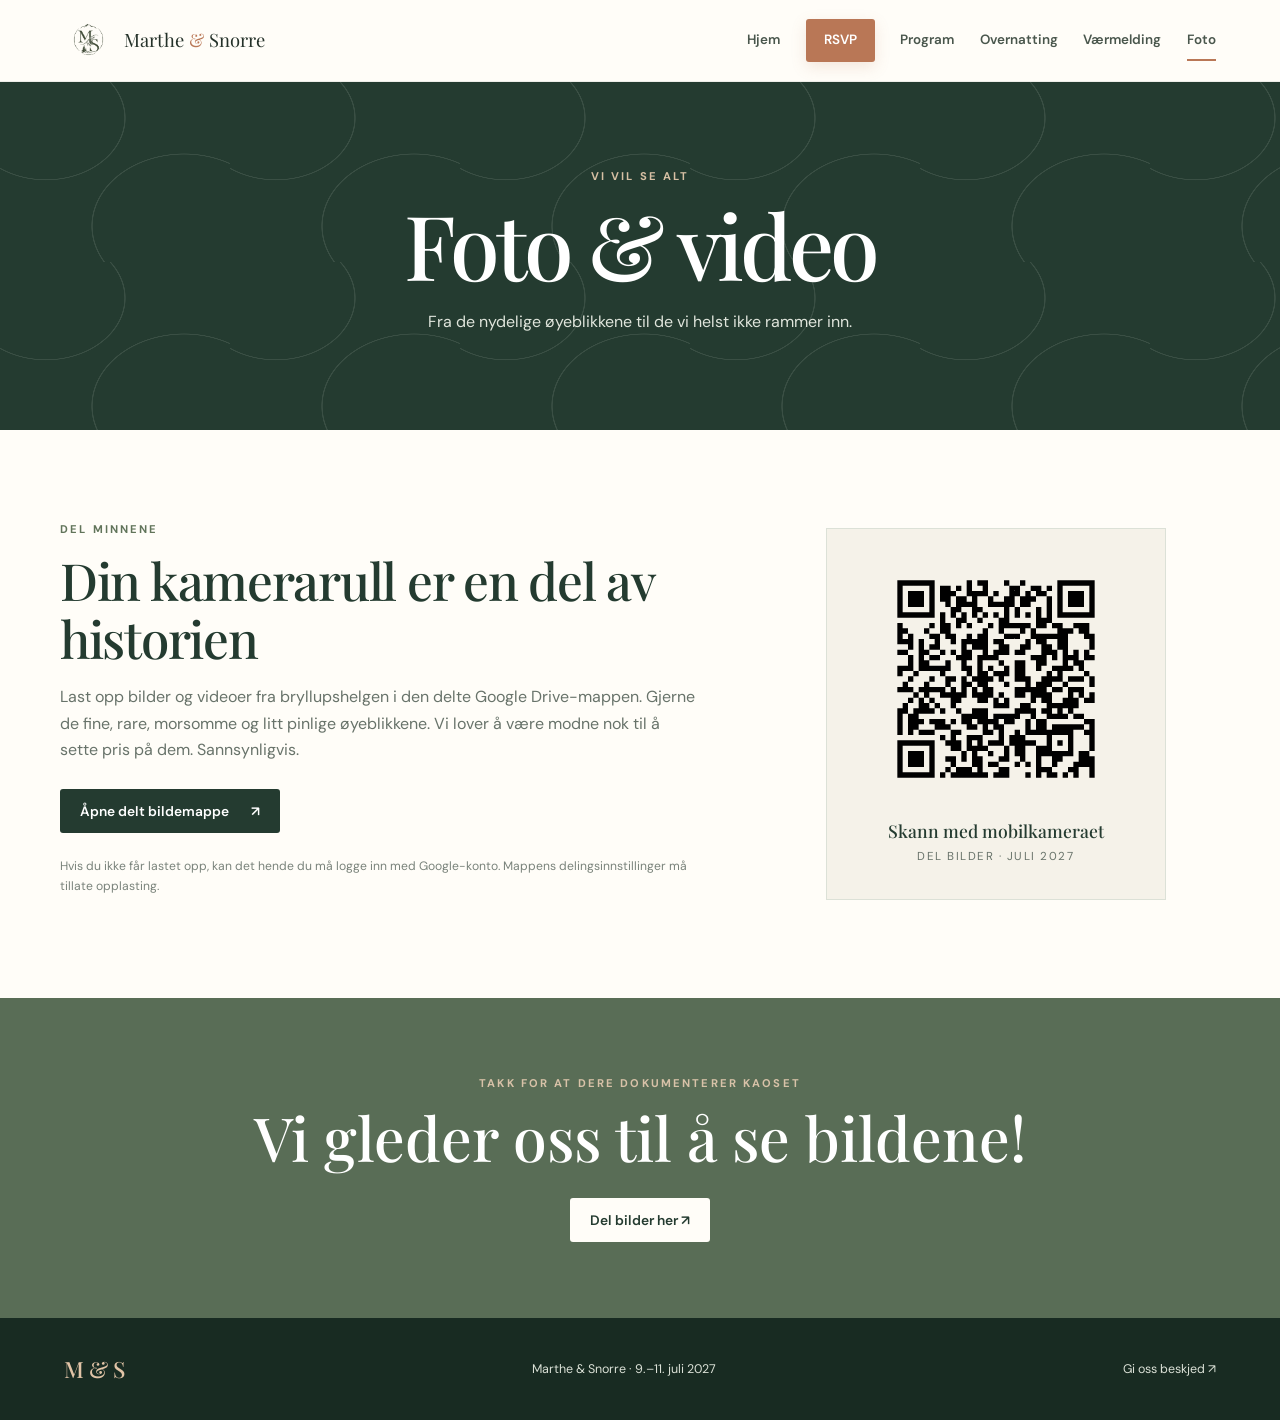
<file: foto.html>
<!doctype html>
<html lang="no">
<head><meta charset="utf-8"><meta name="viewport" content="width=device-width, initial-scale=1"><meta name="theme-color" content="#243b30"><title>Foto | Marthe & Snorre</title><link rel="icon" href="assets/ms-logo.svg" type="image/svg+xml"><link rel="stylesheet" href="styles.css"><script src="script.js" defer></script></head>
<body>
<header class="site-header"><a class="brand" href="index.html"><img src="assets/ms-logo.svg" alt="" class="brand-logo"><span>Marthe <i>&</i> Snorre</span></a><button class="menu-toggle" aria-expanded="false" aria-controls="site-nav">Meny <span aria-hidden="true">☰</span></button><nav class="site-nav" id="site-nav" aria-label="Hovedmeny"><a href="index.html">Hjem</a><a class="nav-rsvp" href="rsvp.html">RSVP</a><a href="program.html">Program</a><a href="overnatting.html">Overnatting</a><a href="vaer.html">Værmelding</a><a class="active" href="foto.html">Foto</a></nav></header>
<main><section class="page-hero"><div class="page-hero-pattern"></div><p class="eyebrow">Vi vil se alt</p><h1>Foto & video</h1><p>Fra de nydelige øyeblikkene til de vi helst ikke rammer inn.</p></section>
<section class="section-wrap photo-share-wrap"><div class="photo-share-copy"><p class="eyebrow">Del minnene</p><h2>Din kamerarull er en del av historien</h2><p>Last opp bilder og videoer fra bryllupshelgen i den delte Google Drive-mappen. Gjerne de fine, rare, morsomme og litt pinlige øyeblikkene. Vi lover å være modne nok til å sette pris på dem. Sannsynligvis.</p><a class="button" href="https://drive.google.com/drive/folders/17LNJq0-RdU5NIZvFCAuVJELpHqiTRr9v?usp=sharing" target="_blank" rel="noopener">Åpne delt bildemappe <span aria-hidden="true">↗</span></a><p class="small-note">Hvis du ikke får lastet opp, kan det hende du må logge inn med Google-konto. Mappens delingsinnstillinger må tillate opplasting.</p></div>
<div class="qr-card"><img src="assets/photo-folder-qr.svg" alt="QR-kode som åpner den delte Google Drive-mappen for bryllupsbilder"><p>Skann med mobilkameraet</p><span>Del bilder · Juli 2027</span></div></section>
<section class="rsvp-banner photo-banner"><p class="eyebrow">Takk for at dere dokumenterer kaoset</p><h2>Vi gleder oss til å se bildene!</h2><a class="button button-light" href="https://drive.google.com/drive/folders/17LNJq0-RdU5NIZvFCAuVJELpHqiTRr9v?usp=sharing" target="_blank" rel="noopener">Del bilder her ↗</a></section></main>
<footer class="site-footer"><a href="index.html" class="footer-brand">M & S</a><p>Marthe & Snorre · 9.–11. juli 2027</p><a href="rsvp.html">Gi oss beskjed ↗</a></footer></body></html>
</file>
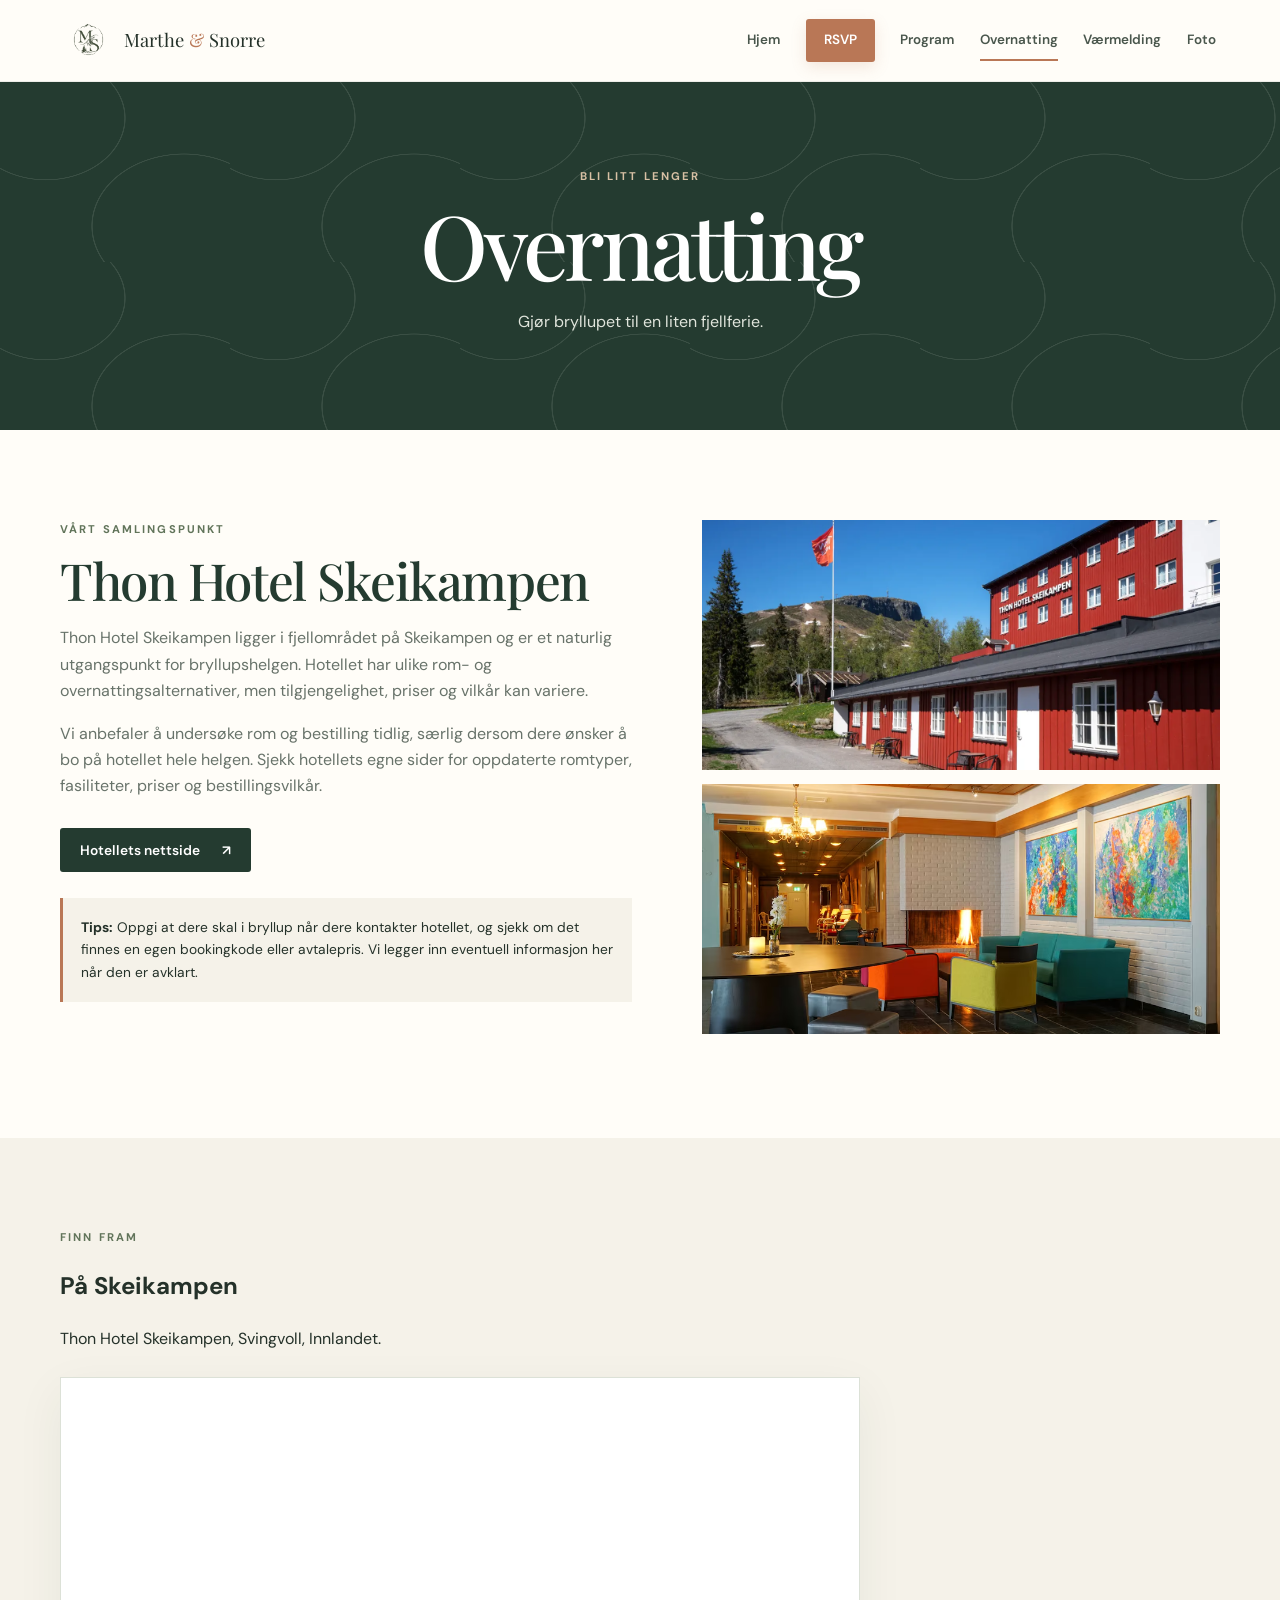
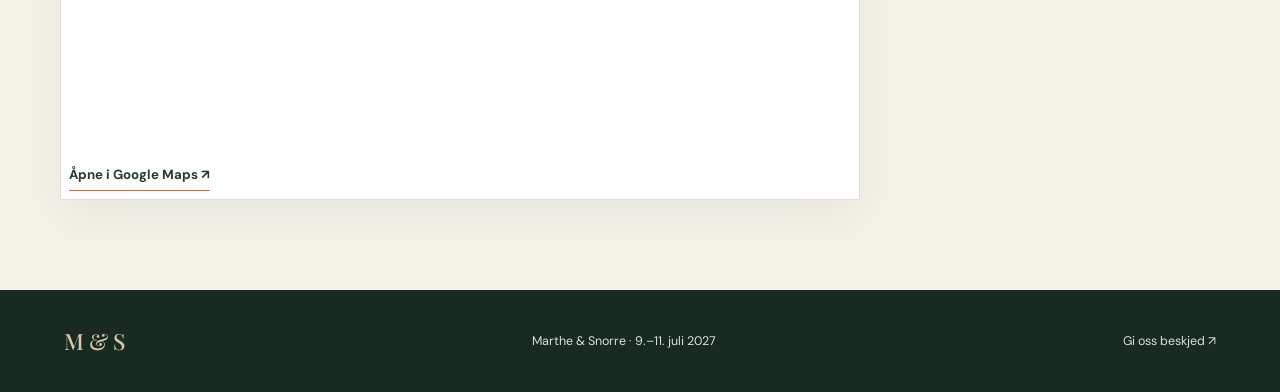
<file: overnatting.html>
<!doctype html>
<html lang="no">
<head><meta charset="utf-8"><meta name="viewport" content="width=device-width, initial-scale=1"><meta name="theme-color" content="#243b30"><title>Overnatting | Marthe & Snorre</title><link rel="icon" href="assets/ms-logo.svg" type="image/svg+xml"><link rel="stylesheet" href="styles.css"><script src="script.js" defer></script></head>
<body>
<header class="site-header"><a class="brand" href="index.html"><img src="assets/ms-logo.svg" alt="" class="brand-logo"><span>Marthe <i>&</i> Snorre</span></a><button class="menu-toggle" aria-expanded="false" aria-controls="site-nav">Meny <span aria-hidden="true">☰</span></button><nav class="site-nav" id="site-nav" aria-label="Hovedmeny"><a href="index.html">Hjem</a><a class="nav-rsvp" href="rsvp.html">RSVP</a><a href="program.html">Program</a><a class="active" href="overnatting.html">Overnatting</a><a href="vaer.html">Værmelding</a><a href="foto.html">Foto</a></nav></header>
<main><section class="page-hero"><div class="page-hero-pattern"></div><p class="eyebrow">Bli litt lenger</p><h1>Overnatting</h1><p>Gjør bryllupet til en liten fjellferie.</p></section>
<section class="section-wrap hotel-layout"><div class="hotel-copy"><p class="eyebrow">Vårt samlingspunkt</p><h2>Thon Hotel Skeikampen</h2><p>Thon Hotel Skeikampen ligger i fjellområdet på Skeikampen og er et naturlig utgangspunkt for bryllupshelgen. Hotellet har ulike rom- og overnattingsalternativer, men tilgjengelighet, priser og vilkår kan variere.</p><p>Vi anbefaler å undersøke rom og bestilling tidlig, særlig dersom dere ønsker å bo på hotellet hele helgen. Sjekk hotellets egne sider for oppdaterte romtyper, fasiliteter, priser og bestillingsvilkår.</p><a class="button" href="https://www.thonhotels.no/hoteller/norge/skeikampen/thon-hotel-skeikampen/" target="_blank" rel="noopener">Hotellets nettside <span aria-hidden="true">↗</span></a><div class="notice"><strong>Tips:</strong> Oppgi at dere skal i bryllup når dere kontakter hotellet, og sjekk om det finnes en egen bookingkode eller avtalepris. Vi legger inn eventuell informasjon her når den er avklart.</div></div>
<div class="hotel-gallery"><img src="assets/thonHotelSkeikampen.png" alt="Lun fjellhytte omgitt av natur" loading="lazy"><img src="assets/thonHotelSkeikampenInside.png" alt="Koselig hotellrom med utsikt" loading="lazy"></div></section>
<section class="location-section"><div class="section-wrap"><p class="eyebrow">Finn fram</p><h2>På Skeikampen</h2><p>Thon Hotel Skeikampen, Svingvoll, Innlandet.</p><div class="map-card map-wide"><iframe title="Kart over Thon Hotel Skeikampen" src="https://maps.google.com/maps?q=Thon%20Hotel%20Skeikampen&t=&z=13&ie=UTF8&iwloc=&output=embed" loading="lazy"></iframe><a class="text-link" href="https://maps.google.com/?q=Thon+Hotel+Skeikampen" target="_blank" rel="noopener">Åpne i Google Maps ↗</a></div></div></section></main>
<footer class="site-footer"><a href="index.html" class="footer-brand">M & S</a><p>Marthe & Snorre · 9.–11. juli 2027</p><a href="rsvp.html">Gi oss beskjed ↗</a></footer></body></html>
</file>
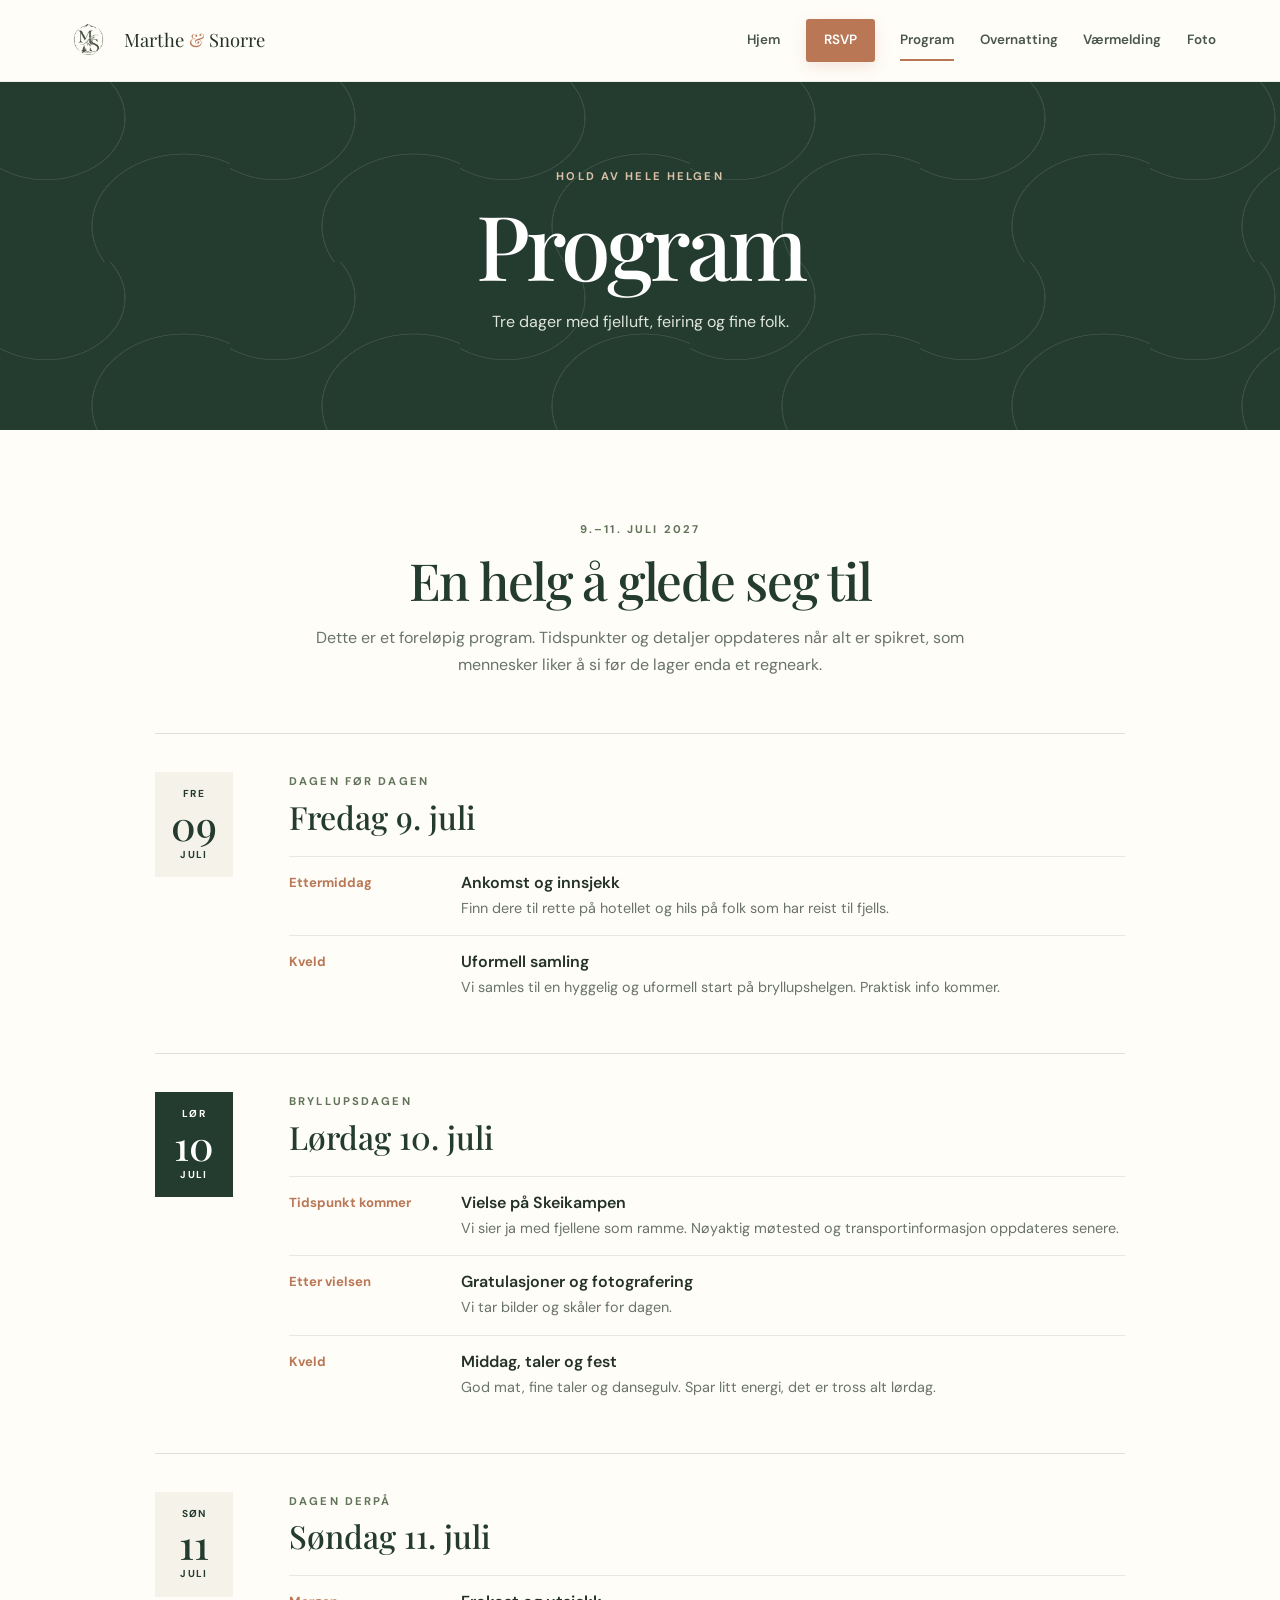
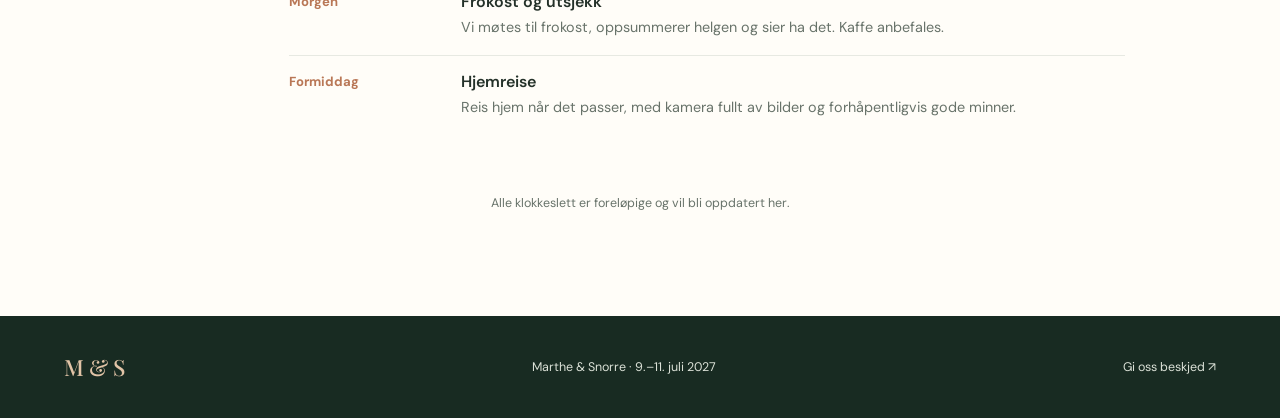
<file: program.html>
<!doctype html>
<html lang="no">
<head><meta charset="utf-8"><meta name="viewport" content="width=device-width, initial-scale=1"><meta name="theme-color" content="#243b30"><title>Program | Marthe & Snorre</title><link rel="icon" href="assets/ms-logo.svg" type="image/svg+xml"><link rel="stylesheet" href="styles.css"><script src="script.js" defer></script></head>
<body>
<header class="site-header"><a class="brand" href="index.html"><img src="assets/ms-logo.svg" alt="" class="brand-logo"><span>Marthe <i>&</i> Snorre</span></a><button class="menu-toggle" aria-expanded="false" aria-controls="site-nav">Meny <span aria-hidden="true">☰</span></button><nav class="site-nav" id="site-nav" aria-label="Hovedmeny"><a href="index.html">Hjem</a><a class="nav-rsvp" href="rsvp.html">RSVP</a><a class="active" href="program.html">Program</a><a href="overnatting.html">Overnatting</a><a href="vaer.html">Værmelding</a><a href="foto.html">Foto</a></nav></header>
<main><section class="page-hero"><div class="page-hero-pattern"></div><p class="eyebrow">Hold av hele helgen</p><h1>Program</h1><p>Tre dager med fjelluft, feiring og fine folk.</p></section>
<section class="section-wrap schedule-wrap"><div class="schedule-intro"><p class="eyebrow">9.–11. juli 2027</p><h2>En helg å glede seg til</h2><p>Dette er et foreløpig program. Tidspunkter og detaljer oppdateres når alt er spikret, som mennesker liker å si før de lager enda et regneark.</p></div>
<div class="schedule-list">
<article class="schedule-day"><div class="schedule-date"><span>FRE</span><strong>09</strong><small>JULI</small></div><div class="schedule-content"><p class="eyebrow">Dagen før dagen</p><h2>Fredag 9. juli</h2><div class="schedule-item"><span class="schedule-time">Ettermiddag</span><div><h3>Ankomst og innsjekk</h3><p>Finn dere til rette på hotellet og hils på folk som har reist til fjells.</p></div></div><div class="schedule-item"><span class="schedule-time">Kveld</span><div><h3>Uformell samling</h3><p>Vi samles til en hyggelig og uformell start på bryllupshelgen. Praktisk info kommer.</p></div></div></div></article>
<article class="schedule-day schedule-wedding"><div class="schedule-date"><span>LØR</span><strong>10</strong><small>JULI</small></div><div class="schedule-content"><p class="eyebrow">Bryllupsdagen</p><h2>Lørdag 10. juli</h2><div class="schedule-item"><span class="schedule-time">Tidspunkt kommer</span><div><h3>Vielse på Skeikampen</h3><p>Vi sier ja med fjellene som ramme. Nøyaktig møtested og transportinformasjon oppdateres senere.</p></div></div><div class="schedule-item"><span class="schedule-time">Etter vielsen</span><div><h3>Gratulasjoner og fotografering</h3><p>Vi tar bilder og skåler for dagen.</p></div></div><div class="schedule-item"><span class="schedule-time">Kveld</span><div><h3>Middag, taler og fest</h3><p>God mat, fine taler og dansegulv. Spar litt energi, det er tross alt lørdag.</p></div></div></div></article>
<article class="schedule-day"><div class="schedule-date"><span>SØN</span><strong>11</strong><small>JULI</small></div><div class="schedule-content"><p class="eyebrow">Dagen derpå</p><h2>Søndag 11. juli</h2><div class="schedule-item"><span class="schedule-time">Morgen</span><div><h3>Frokost og utsjekk</h3><p>Vi møtes til frokost, oppsummerer helgen og sier ha det. Kaffe anbefales.</p></div></div><div class="schedule-item"><span class="schedule-time">Formiddag</span><div><h3>Hjemreise</h3><p>Reis hjem når det passer, med kamera fullt av bilder og forhåpentligvis gode minner.</p></div></div></div></article>
</div><p class="schedule-footnote">Alle klokkeslett er foreløpige og vil bli oppdatert her.</p></section></main>
<footer class="site-footer"><a href="index.html" class="footer-brand">M & S</a><p>Marthe & Snorre · 9.–11. juli 2027</p><a href="rsvp.html">Gi oss beskjed ↗</a></footer></body></html>
</file>
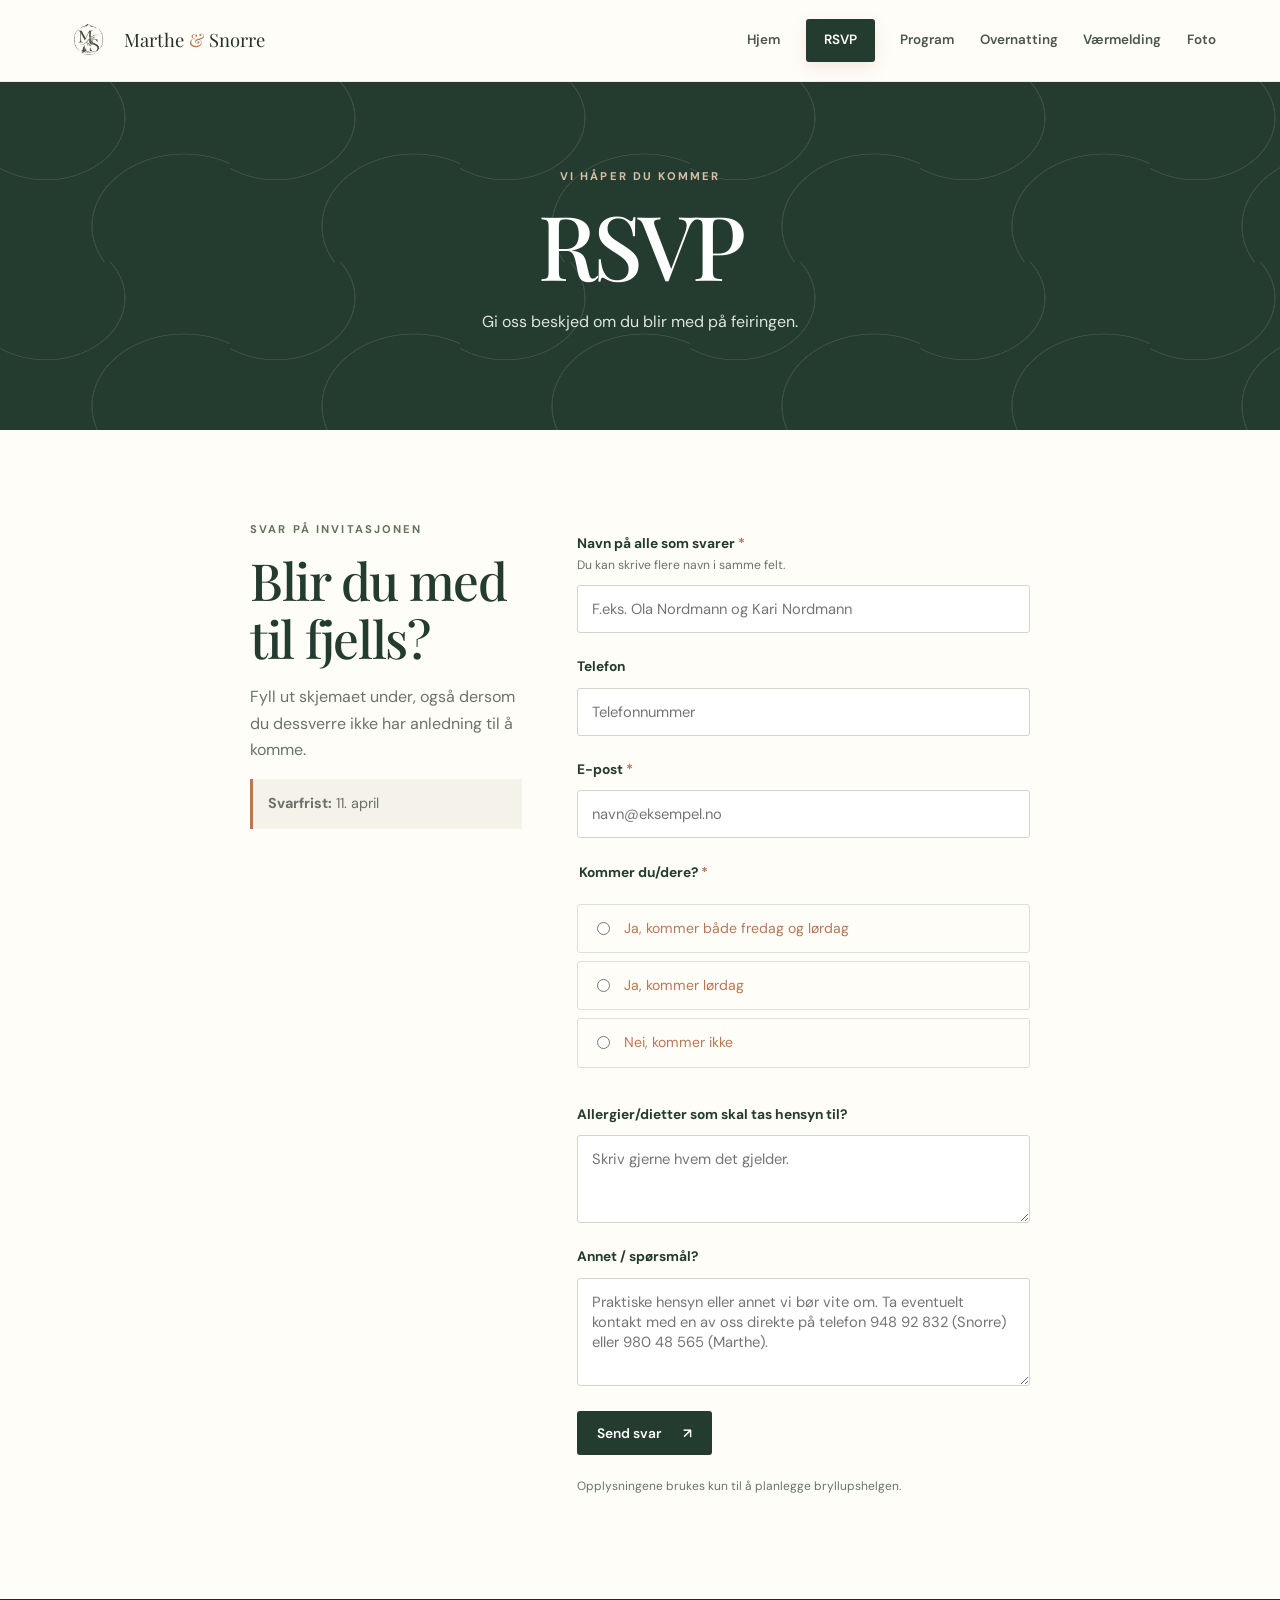
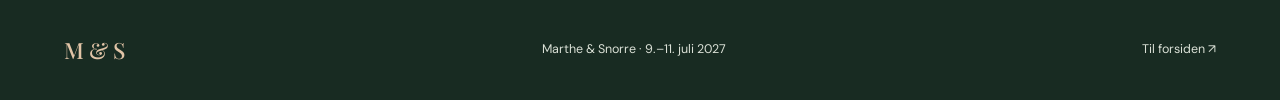
<file: rsvp.html>
<!doctype html>
<html lang="no">
<head><meta charset="utf-8"><meta name="viewport" content="width=device-width, initial-scale=1"><meta name="theme-color" content="#243b30"><title>RSVP | Marthe & Snorre</title><link rel="icon" href="assets/ms-logo.svg" type="image/svg+xml"><link rel="stylesheet" href="styles.css"><script src="script.js" defer></script></head>
<body>
<header class="site-header"><a class="brand" href="index.html"><img src="assets/ms-logo.svg" alt="" class="brand-logo"><span>Marthe <i>&</i> Snorre</span></a><button class="menu-toggle" aria-expanded="false" aria-controls="site-nav">Meny <span aria-hidden="true">☰</span></button><nav class="site-nav" id="site-nav" aria-label="Hovedmeny"><a href="index.html">Hjem</a><a class="nav-rsvp active" href="rsvp.html">RSVP</a><a href="program.html">Program</a><a href="overnatting.html">Overnatting</a><a href="vaer.html">Værmelding</a><a href="foto.html">Foto</a></nav></header>
<main>
<section class="page-hero"><div class="page-hero-pattern"></div><p class="eyebrow">Vi håper du kommer</p><h1>RSVP</h1><p>Gi oss beskjed om du blir med på feiringen.</p></section>
<section class="form-section section-wrap narrow-wrap"><div class="form-intro"><p class="eyebrow">Svar på invitasjonen</p><h2>Blir du med til fjells?</h2><p>Fyll ut skjemaet under, også dersom du dessverre ikke har anledning til å komme.</p><p class="deadline"><strong>Svarfrist:</strong> 11. april </p></div>
<form action="https://formspree.io/f/mwlpegwo" method="POST" class="rsvp-form">
<label for="names">Navn på alle som svarer <span>*</span><small>Du kan skrive flere navn i samme felt.</small></label><input id="names" name="navn" type="text" autocomplete="name" placeholder="F.eks. Ola Nordmann og Kari Nordmann" required>
<label for="phone">Telefon</label><input id="phone" name="telefon" type="tel" autocomplete="tel" placeholder="Telefonnummer">
<label for="email">E-post <span>*</span></label><input id="email" name="email" type="email" autocomplete="email" placeholder="navn@eksempel.no" required>
<fieldset><legend>Kommer du/dere? <span>*</span></legend>
<label class="radio-option"><input type="radio" name="deltakelse" value="Ja, kommer både fredag og lørdag" required><span>Ja, kommer både fredag og lørdag</span></label>
<label class="radio-option"><input type="radio" name="deltakelse" value="Ja, kommer lørdag"><span>Ja, kommer lørdag</span></label>
<label class="radio-option"><input type="radio" name="deltakelse" value="Nei, kommer ikke"><span>Nei, kommer ikke</span></label></fieldset>
<label for="diet">Allergier/dietter som skal tas hensyn til?</label><textarea id="diet" name="allergier_og_dietter" rows="3" placeholder="Skriv gjerne hvem det gjelder."></textarea>
<label for="other">Annet / spørsmål?</label><textarea id="other" name="annet_eller_sporsmal" rows="4" placeholder="Praktiske hensyn eller annet vi bør vite om. Ta eventuelt kontakt med en av oss direkte på telefon 948 92 832 (Snorre) eller 980 48 565 (Marthe)."></textarea>
<input type="hidden" name="_subject" value="Bryllup RSVP – Marthe & Snorre"><button class="button form-submit" type="submit">Send svar <span aria-hidden="true">↗</span></button>
<p class="form-privacy">Opplysningene brukes kun til å planlegge bryllupshelgen.</p>
</form></section></main>
<footer class="site-footer"><a href="index.html" class="footer-brand">M & S</a><p>Marthe & Snorre · 9.–11. juli 2027</p><a href="index.html">Til forsiden ↗</a></footer></body></html>
</file>
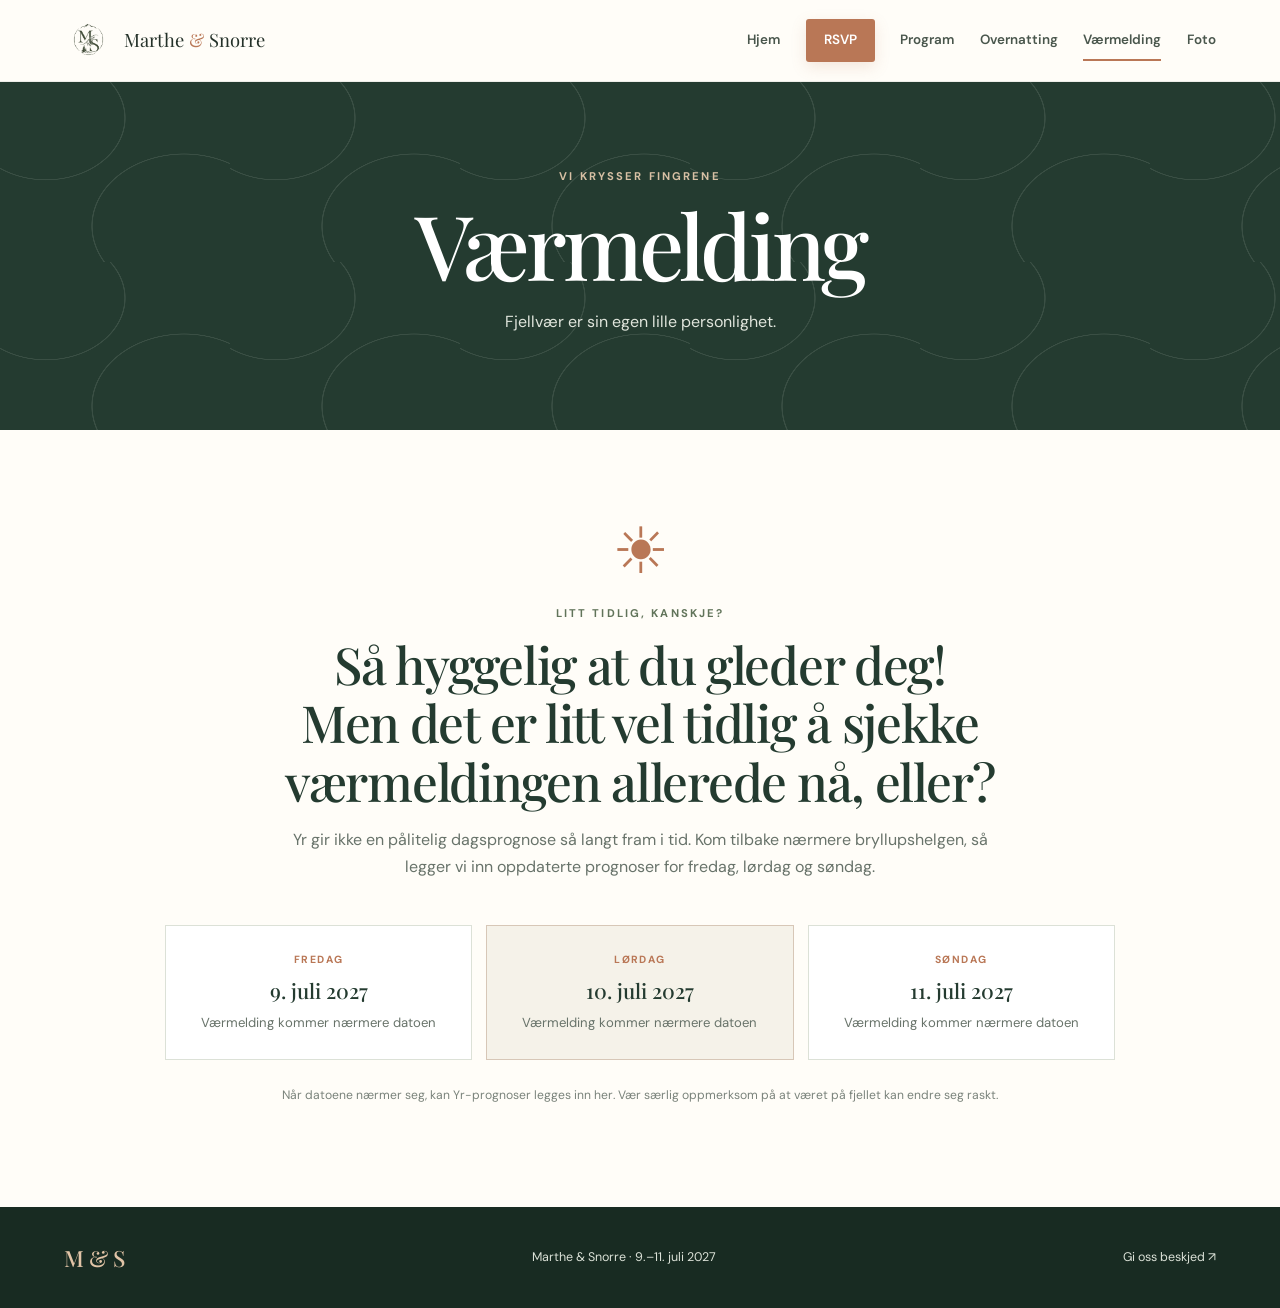
<file: vaer.html>
<!doctype html>
<html lang="no">
<head><meta charset="utf-8"><meta name="viewport" content="width=device-width, initial-scale=1"><meta name="theme-color" content="#243b30"><title>Værmelding | Marthe & Snorre</title><link rel="icon" href="assets/ms-logo.svg" type="image/svg+xml"><link rel="stylesheet" href="styles.css"><script src="script.js" defer></script></head>
<body>
<header class="site-header"><a class="brand" href="index.html"><img src="assets/ms-logo.svg" alt="" class="brand-logo"><span>Marthe <i>&</i> Snorre</span></a><button class="menu-toggle" aria-expanded="false" aria-controls="site-nav">Meny <span aria-hidden="true">☰</span></button><nav class="site-nav" id="site-nav" aria-label="Hovedmeny"><a href="index.html">Hjem</a><a class="nav-rsvp" href="rsvp.html">RSVP</a><a href="program.html">Program</a><a href="overnatting.html">Overnatting</a><a class="active" href="vaer.html">Værmelding</a><a href="foto.html">Foto</a></nav></header>
<main><section class="page-hero"><div class="page-hero-pattern"></div><p class="eyebrow">Vi krysser fingrene</p><h1>Værmelding</h1><p>Fjellvær er sin egen lille personlighet.</p></section>
<section class="section-wrap weather-wrap"><div class="weather-note"><div class="weather-symbol" aria-hidden="true">☀︎</div><p class="eyebrow">Litt tidlig, kanskje?</p><h2>Så hyggelig at du gleder deg! Men det er litt vel tidlig å sjekke værmeldingen allerede nå, eller?</h2><p>Yr gir ikke en pålitelig dagsprognose så langt fram i tid. Kom tilbake nærmere bryllupshelgen, så legger vi inn oppdaterte prognoser for fredag, lørdag og søndag.</p></div>
<div class="weather-days"><article><span>FREDAG</span><strong>9. juli 2027</strong><p>Værmelding kommer nærmere datoen</p></article><article class="weather-day-highlight"><span>LØRDAG</span><strong>10. juli 2027</strong><p>Værmelding kommer nærmere datoen</p></article><article><span>SØNDAG</span><strong>11. juli 2027</strong><p>Værmelding kommer nærmere datoen</p></article></div><p class="small-note">Når datoene nærmer seg, kan Yr-prognoser legges inn her. Vær særlig oppmerksom på at været på fjellet kan endre seg raskt.</p></section></main>
<footer class="site-footer"><a href="index.html" class="footer-brand">M & S</a><p>Marthe & Snorre · 9.–11. juli 2027</p><a href="rsvp.html">Gi oss beskjed ↗</a></footer></body></html>
</file>
<file: styles.css>
@import url('https://fonts.googleapis.com/css2?family=DM+Sans:wght@400;500;600;700&family=Playfair+Display:wght@400;500;600;700&display=swap');
:root{--forest:#243b30;--forest-deep:#182b22;--moss:#61745a;--sage:#c7d0bd;--cream:#f5f2e9;--paper:#fffdf8;--clay:#b97756;--ink:#243129;--muted:#68736a;--line:#dce1d7;--serif:'Playfair Display',Georgia,serif;--sans:'DM Sans',Arial,sans-serif}
*{box-sizing:border-box}html{scroll-behavior:smooth}body{margin:0;background:var(--paper);color:var(--ink);font-family:var(--sans);line-height:1.65}img{max-width:100%;display:block}a{color:inherit}.site-header{height:auto;min-height:82px;padding:13px clamp(18px,5vw,76px);display:flex;align-items:center;justify-content:space-between;gap:24px;background:var(--paper);position:relative;z-index:10;border-bottom:1px solid rgba(36,59,48,.08)}.brand{display:flex;align-items:center;gap:11px;text-decoration:none;font-family:var(--serif);font-size:1.15rem;white-space:nowrap}.brand i{color:var(--clay);font-style:normal}.brand-logo{width:49px;height:49px}.site-nav{display:flex;align-items:center;gap:clamp(10px,2vw,29px)}.site-nav a{text-decoration:none;font-size:.84rem;font-weight:600;color:#49564c;padding:9px 0;position:relative;white-space:nowrap}.site-nav a.active:not(.nav-rsvp):after{content:"";height:2px;position:absolute;bottom:0;left:0;right:0;background:var(--clay)}.site-nav .nav-rsvp{background:var(--clay);color:white;padding:10px 18px;border-radius:3px;box-shadow:0 5px 15px #b977562b}.site-nav .nav-rsvp.active{background:var(--forest)}.menu-toggle{display:none;border:1px solid var(--line);background:transparent;padding:9px 12px;border-radius:4px;color:var(--forest);font:600 .9rem var(--sans)}
.hero{height:min(760px,77vw);min-height:540px;position:relative;display:grid;place-items:center;overflow:hidden;background:var(--forest)}.hero-image,.hero-shade{position:absolute;inset:0;width:100%;height:100%}.hero-image{object-fit:cover;object-position:center 52%;filter:saturate(.75)}.hero-shade{background:linear-gradient(180deg,rgba(17,33,25,.27),rgba(17,33,25,.64))}.hero-content{position:relative;text-align:center;color:white;padding:38px 20px 58px}.hero-monogram{font-family:var(--serif);font-size:clamp(2.6rem,5vw,4.5rem);letter-spacing:-.12em;border:1px solid #ffffff9c;border-radius:50%;width:94px;height:94px;display:flex;align-items:center;justify-content:center;margin:0 auto 25px;padding-right:8px}.hero-monogram span{font-family:var(--sans);font-size:.45em;letter-spacing:0;color:#d8c0a4;margin:0 5px}.eyebrow{text-transform:uppercase;letter-spacing:.19em;font-size:.7rem;font-weight:700;color:var(--moss);margin:0 0 12px}.hero .eyebrow{color:#e2e6dc}.hero h1,.page-hero h1{font:500 clamp(3rem,8vw,6.5rem)/1.04 var(--serif);letter-spacing:-.045em;margin:0}.hero h1 span{color:#e2c3a5;font-style:italic}.hero-date{letter-spacing:.13em;text-transform:uppercase;font-size:.85rem;margin:22px 0 30px}.hero-caption{position:absolute;right:clamp(18px,5vw,70px);bottom:25px;color:#fff;font-size:.75rem;letter-spacing:.13em;text-transform:uppercase}.button{display:inline-flex;gap:22px;align-items:center;justify-content:center;padding:13px 20px;background:var(--forest);color:#fff;text-decoration:none;border:0;border-radius:3px;font:600 .86rem var(--sans);cursor:pointer;transition:transform .2s,background .2s}.button:hover{transform:translateY(-2px);background:var(--moss)}.button-light{background:var(--paper);color:var(--forest)}.button-light:hover{background:#e8e9df;color:var(--forest)}
.section-wrap{width:min(1160px,calc(100% - 48px));margin:0 auto;padding:90px 0}.countdown-section{text-align:center;padding-top:77px;padding-bottom:88px}.countdown-section h2,.section-heading h2,.wishlist-section h2,.split-copy h2,.stay-band h2,.toastmaster-inner h2,.weather-note h2,.form-intro h2,.schedule-intro h2,.hotel-copy h2,.photo-share-copy h2{font:500 clamp(2rem,4vw,3.2rem)/1.15 var(--serif);letter-spacing:-.025em;margin:0 0 15px;color:var(--forest)}.date-line{color:var(--muted);margin:0 0 28px}.countdown{display:flex;justify-content:center;gap:clamp(10px,3vw,44px);margin:32px auto 0}.countdown-number{display:flex;flex-direction:column;min-width:80px}.countdown-number strong{font:500 clamp(2.1rem,5vw,3.8rem)/1 var(--serif);color:var(--forest)}.countdown-number span{font-size:.68rem;text-transform:uppercase;letter-spacing:.12em;color:var(--muted);margin-top:10px}.celebration-message{max-width:620px;margin:30px auto 0}.celebration-message img{width:100%;max-height:500px;height:auto;object-fit:contain;border-radius:4px}.celebration-message p{font:500 1.3rem var(--serif);color:var(--forest)}
.location-section{background:var(--cream)}.location-grid{display:grid;grid-template-columns:1fr 1fr;gap:clamp(36px,7vw,100px);align-items:center}.location-grid h2{font:500 clamp(2rem,4vw,3.1rem)/1.12 var(--serif);color:var(--forest);margin:0 0 30px}.detail-block{display:grid;grid-template-columns:35px 1fr;gap:14px;margin:24px 0}.detail-icon{font-size:1.6rem;color:var(--clay)}.detail-block h3{font:500 1.3rem var(--serif);margin:0 0 5px}.detail-block p{margin:3px 0;color:#59665b;font-size:.92rem}.map-card{background:white;padding:8px;border:1px solid var(--line);box-shadow:0 15px 45px #243b3010}.map-card iframe{width:100%;height:360px;border:0;display:block}.text-link{display:inline-block;color:var(--forest);font-size:.83rem;font-weight:700;text-decoration:none;border-bottom:1px solid var(--clay);padding:8px 0 4px;margin-top:10px}.section-heading{text-align:center;max-width:650px;margin:0 auto 40px}.section-heading>p:last-child{color:var(--muted)}.three-cards{display:grid;grid-template-columns:repeat(3,1fr);gap:18px}.info-card{border:1px solid var(--line);padding:28px 25px 30px;background:#fffdf9;min-height:275px}.featured-card{background:var(--forest);color:white;border-color:var(--forest)}.card-date{font-size:.67rem;font-weight:700;letter-spacing:.14em;color:var(--clay)}.featured-card .card-date{color:#d7b99d}.info-card h3{font:500 1.65rem var(--serif);margin:13px 0 10px}.info-card p{font-size:.9rem;color:var(--muted);margin:0 0 16px}.featured-card p{color:#e0e5dc}.featured-card .text-link{color:white}
.stay-band{display:grid;grid-template-columns:1fr 1fr;min-height:440px;background:#e9ede4}.stay-band-image{background:url('assets/toppenavskeikampen.jpg') center/cover;min-height:360px}.stay-band-content{padding:clamp(40px,7vw,90px);align-self:center}.stay-band-content p:not(.eyebrow){max-width:480px;color:#59665b}.stay-band h2{max-width:510px}.split-section{display:grid;grid-template-columns:1fr 1fr;gap:80px;align-items:center}.split-copy>p:not(.eyebrow){color:var(--muted);max-width:490px}.photo-art{min-height:340px;background:#e8e9df;display:grid;place-items:center;overflow:hidden}.photo-frame{width:70%;min-height:255px;background:#aab9a3;transform:rotate(-4deg);padding:38px 28px;display:flex;justify-content:space-between;align-items:flex-end;box-shadow:0 16px 30px #1e2e241f;color:var(--forest)}.photo-frame>span:first-child{font:500 clamp(1.6rem,4vw,3rem)/.98 var(--serif);text-transform:uppercase}.photo-frame i{color:#fff;font-style:italic}.photo-stamp{font-size:.65rem;letter-spacing:.14em;border:1px solid var(--forest);padding:7px;transform:rotate(8deg)}
.toastmaster-section{background:var(--cream)}.toastmaster-inner{display:grid;grid-template-columns:1fr .8fr;gap:80px;align-items:center}.toastmaster-inner>div:first-child>p:not(.eyebrow){max-width:540px;color:var(--muted)}.contact-card{background:white;border:1px solid var(--line);padding:28px 32px}.contact-label{font-size:.65rem;letter-spacing:.16em;color:var(--clay);font-weight:700}.contact-card h3{font:500 1.6rem var(--serif);margin:8px 0}.contact-card p{margin:3px 0;font-size:.9rem}.contact-card a{color:var(--forest)}.small-note{font-size:.76rem!important;color:#7a837b!important}.wishlist-section{text-align:center;max-width:760px}.wishlist-section>p:last-child{color:var(--muted)}.rsvp-banner{text-align:center;padding:76px 24px;background:var(--forest);color:white}.rsvp-banner .eyebrow{color:#d8c2a8}.rsvp-banner h2{font:500 clamp(2.2rem,5vw,3.8rem)/1.1 var(--serif);margin:0 0 27px}.site-footer{display:flex;align-items:center;justify-content:space-between;gap:20px;padding:28px clamp(18px,5vw,76px);background:var(--forest-deep);color:#dbe1d7;font-size:.78rem}.site-footer a{text-decoration:none}.footer-brand{font:500 1.4rem var(--serif);color:#e1c4a7}
.page-hero{position:relative;overflow:hidden;text-align:center;background:var(--forest);color:white;padding:85px 24px 95px}.page-hero-pattern{position:absolute;inset:0;opacity:.12;background-image:radial-gradient(ellipse at 20% 20%,transparent 0 30%,#dbe2d7 30.2% 30.5%,transparent 30.7%),radial-gradient(ellipse at 80% 80%,transparent 0 35%,#dbe2d7 35.2% 35.5%,transparent 35.7%);background-size:230px 180px}.page-hero>*:not(.page-hero-pattern){position:relative}.page-hero .eyebrow{color:#d7c0a4}.page-hero h1{font-size:clamp(3.3rem,8vw,5.6rem)}.page-hero>p:last-child{color:#e0e5dc;margin:18px 0 0}.narrow-wrap{max-width:780px}.form-section{display:grid;grid-template-columns:.75fr 1.25fr;gap:55px;align-items:start}.form-intro{position:sticky;top:25px}.form-intro>p:not(.eyebrow){color:var(--muted)}.deadline{padding:13px 15px;background:var(--cream);border-left:3px solid var(--clay);font-size:.9rem}.rsvp-form{display:flex;flex-direction:column;gap:10px}.rsvp-form>label,.rsvp-form legend{font-size:.86rem;font-weight:700;color:var(--forest);margin-top:12px}.rsvp-form label span,.rsvp-form legend span{color:var(--clay)}.rsvp-form label small{display:block;font-size:.76rem;font-weight:400;color:var(--muted)}.rsvp-form input:not([type=radio]),.rsvp-form textarea{width:100%;border:1px solid #cfd6cb;background:#fff;padding:13px 14px;font:400 .92rem var(--sans);border-radius:3px;color:var(--ink)}.rsvp-form input:focus,.rsvp-form textarea:focus{outline:2px solid #a7b7a0;outline-offset:1px}.rsvp-form fieldset{border:0;padding:0;margin:13px 0 5px}.rsvp-form legend{margin-bottom:12px}.radio-option{display:flex;gap:11px;align-items:flex-start;padding:12px 14px;border:1px solid var(--line);margin:8px 0;border-radius:3px;font-size:.88rem;cursor:pointer}.radio-option input{accent-color:var(--forest);margin-top:5px}.form-submit{align-self:flex-start;margin-top:15px}.form-privacy{font-size:.75rem;color:var(--muted)}
.schedule-wrap{max-width:970px}.schedule-intro{text-align:center;max-width:650px;margin:0 auto 55px}.schedule-intro>p:last-child{color:var(--muted)}.schedule-day{display:grid;grid-template-columns:100px 1fr;gap:34px;padding:38px 0;border-top:1px solid var(--line)}.schedule-date{width:78px;height:105px;background:var(--cream);display:flex;flex-direction:column;align-items:center;justify-content:center;color:var(--forest)}.schedule-date span,.schedule-date small{font-size:.63rem;letter-spacing:.13em;font-weight:700}.schedule-date strong{font:500 2.5rem/1.1 var(--serif)}.schedule-wedding .schedule-date{background:var(--forest);color:white}.schedule-content>.eyebrow{margin-bottom:4px}.schedule-content h2{font:500 2rem var(--serif);margin:0 0 18px;color:var(--forest)}.schedule-item{display:grid;grid-template-columns:150px 1fr;gap:22px;padding:15px 0;border-top:1px solid #e7e9e2}.schedule-time{font-size:.82rem;font-weight:700;color:var(--clay)}.schedule-item h3{font:600 1rem var(--sans);margin:0 0 4px}.schedule-item p{margin:0;color:var(--muted);font-size:.9rem}.schedule-footnote{text-align:center;font-size:.78rem;color:var(--muted);margin-top:20px}
.hotel-layout{display:grid;grid-template-columns:1.05fr .95fr;gap:70px;align-items:start}.hotel-copy>p:not(.eyebrow){color:var(--muted)}.hotel-copy .button{margin-top:12px}.notice{margin-top:26px;padding:18px;background:var(--cream);border-left:3px solid var(--clay);font-size:.86rem}.hotel-gallery img{width:100%;height:250px;object-fit:cover;margin-bottom:14px}.map-wide{max-width:800px;margin-top:25px}.map-wide iframe{height:360px}
.weather-wrap{max-width:950px}.weather-note{text-align:center;max-width:720px;margin:0 auto 45px}.weather-symbol{font-size:4rem;color:var(--clay);line-height:1;margin-bottom:20px}.weather-note>p:not(.eyebrow){color:var(--muted)}.weather-days{display:grid;grid-template-columns:repeat(3,1fr);gap:14px;margin-bottom:25px}.weather-days article{border:1px solid var(--line);padding:25px 18px;text-align:center;background:#fff}.weather-days article>span{display:block;font-size:.65rem;letter-spacing:.14em;color:var(--clay);font-weight:700}.weather-days strong{display:block;font:500 1.3rem var(--serif);margin:8px 0;color:var(--forest)}.weather-days p{font-size:.82rem;color:var(--muted);margin:0}.weather-day-highlight{background:var(--cream)!important;border-color:#d7c7b7!important}.weather-wrap>.small-note{text-align:center}
.photo-share-wrap{display:grid;grid-template-columns:1fr .7fr;gap:70px;align-items:center}.photo-share-copy>p:not(.eyebrow){color:var(--muted)}.photo-share-copy .button{margin:10px 0}.qr-card{padding:30px;background:var(--cream);text-align:center;max-width:340px;justify-self:center;width:100%;border:1px solid var(--line)}.qr-card img{width:100%;max-width:240px;margin:0 auto 20px;image-rendering:pixelated}.qr-card p{font:500 1.1rem var(--serif);color:var(--forest);margin:0}.qr-card span{font-size:.72rem;letter-spacing:.13em;text-transform:uppercase;color:var(--muted)}.photo-banner{background:#596d56}
@media(max-width:900px){.site-header{flex-wrap:wrap}.menu-toggle{display:block}.site-nav{display:none;flex-basis:100%;flex-wrap:wrap;gap:10px 22px;padding:10px 0 4px}.site-nav.is-open{display:flex}.site-nav a{font-size:.82rem}.location-grid,.toastmaster-inner{gap:35px}.hotel-layout{gap:35px}.split-section{gap:40px}.form-section{gap:32px}.hero{height:650px}}
@media(max-width:650px){.site-header{min-height:70px;padding:10px 18px}.brand{font-size:1rem}.brand-logo{width:42px;height:42px}.site-nav{gap:8px 17px}.site-nav .nav-rsvp{padding:7px 12px}.hero{min-height:560px;height:82vh;max-height:720px}.hero-monogram{width:76px;height:76px;font-size:2.8rem}.hero h1{font-size:clamp(2.8rem,12vw,4.2rem)}.hero-date{font-size:.72rem;letter-spacing:.08em}.section-wrap{width:calc(100% - 38px);padding:62px 0}.countdown-section{padding:58px 0}.countdown{gap:12px}.countdown-number{min-width:0;flex:1}.countdown-number strong{font-size:clamp(1.8rem,8vw,2.8rem)}.countdown-number span{font-size:.55rem;letter-spacing:.06em}.location-grid,.three-cards,.stay-band,.split-section,.toastmaster-inner,.form-section,.hotel-layout,.photo-share-wrap{grid-template-columns:1fr}.location-grid{gap:25px}.map-card iframe{height:280px}.three-cards{gap:12px}.info-card{min-height:0;padding:24px}.stay-band-image{min-height:250px}.stay-band-content{padding:40px 24px}.split-section{gap:28px}.photo-art{min-height:280px}.toastmaster-inner{gap:25px}.site-footer{flex-wrap:wrap;justify-content:center;text-align:center;gap:9px 20px;padding:25px 18px}.site-footer p{flex-basis:100%;order:3;margin:0}.page-hero{padding:65px 18px 70px}.form-intro{position:static}.form-section{gap:25px}.schedule-day{grid-template-columns:62px 1fr;gap:17px;padding:27px 0}.schedule-date{width:60px;height:88px}.schedule-date strong{font-size:2rem}.schedule-item{grid-template-columns:1fr;gap:2px}.schedule-content h2{font-size:1.7rem}.hotel-gallery img{height:220px}.weather-days{grid-template-columns:1fr}.weather-days article{padding:20px}.photo-share-wrap{gap:32px}.qr-card{max-width:300px}.rsvp-banner{padding:58px 18px}}
@media(prefers-reduced-motion:reduce){html{scroll-behavior:auto}*,*:before,*:after{transition:none!important}}
/* Mobiltilpasning av hero-bildet */
@media (max-width: 600px) {
  .hero-image {
    object-position: 30% center;
  }
}
</file>
